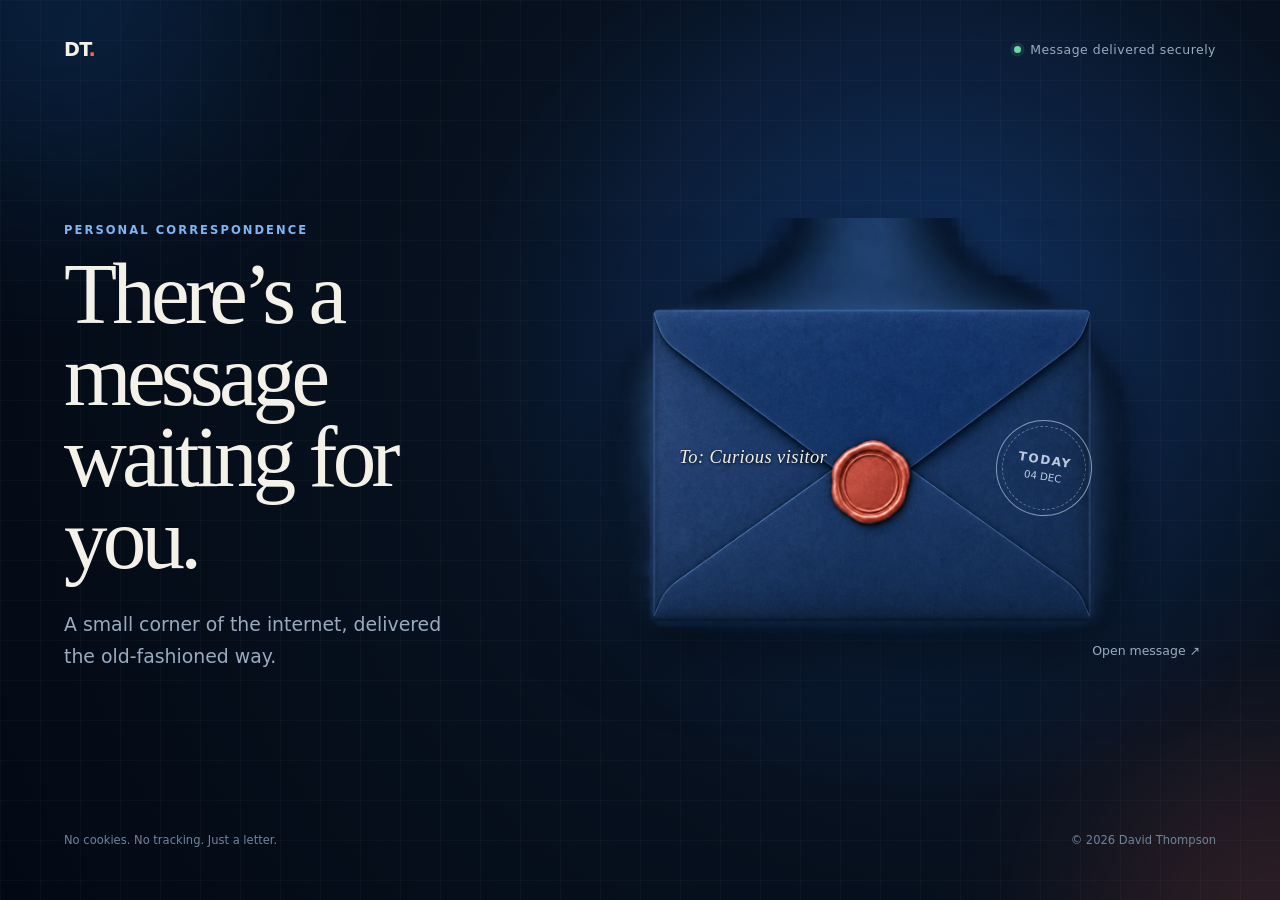
<file: apps/dsthompson.co.uk/index.htm>
<!doctype html>
<html lang="en-GB">
<head>
  <meta charset="utf-8">
  <meta name="viewport" content="width=device-width, initial-scale=1">
  <meta name="description" content="A short note from David Thompson, senior software developer.">
  <meta name="theme-color" content="#07111f">
  <meta http-equiv="Content-Security-Policy" content="default-src 'self'; img-src 'self'; style-src 'self'; script-src 'self'; base-uri 'none'; form-action 'none'; frame-ancestors 'none'; upgrade-insecure-requests">
  <title>A note from David Thompson</title>
  <link rel="stylesheet" href="styles.css">
  <script src="script.js" defer></script>
</head>
<body>
  <a class="skip-link" href="#letter">Skip to the message</a>
  <main class="stage">
    <div class="ambient ambient-one" aria-hidden="true"></div>
    <div class="ambient ambient-two" aria-hidden="true"></div>
    <header class="masthead">
      <a class="wordmark" href="/" aria-label="David Thompson home">DT<span>.</span></a>
      <p class="delivery-status"><span aria-hidden="true"></span> Message delivered securely</p>
    </header>
    <section class="mail-scene" aria-labelledby="page-title">
      <div class="intro">
        <p class="eyebrow">Personal correspondence</p>
        <h1 id="page-title">There’s a message<br>waiting for you.</h1>
        <p class="lede">A small corner of the internet, delivered the old-fashioned way.</p>
      </div>
      <div class="envelope-wrap">
        <button class="envelope-button" id="open-envelope" type="button" aria-controls="letter" aria-expanded="false">
          <img src="envelope.png" width="1536" height="1024" alt="A deep blue envelope sealed with red wax">
          <span class="recipient">To: Curious visitor</span>
          <span class="postmark" aria-label="Postmarked today"><b>TODAY</b><small id="postmark-date"></small></span>
          <span class="open-label">Open message <span aria-hidden="true">↗</span></span>
        </button>
        <article class="letter" id="letter" tabindex="-1" aria-hidden="true">
          <button class="close-letter" id="close-letter" type="button" aria-label="Close message">×</button>
          <p class="letter-date" id="letter-date"></p>
          <h2>Hi, I’m David.</h2>
          <p class="letter-copy">I’m a Senior Software Developer interested in architecture, distributed systems, and building things properly.</p>
          <p class="letter-copy">This domain mostly carries email. Since you stopped by, here’s where you can find the rest of my work.</p>
          <nav class="links" aria-label="Find David online">
            <a href="https://github.com/davidthompson" rel="me noreferrer">GitHub <span aria-hidden="true">↗</span></a>
            <a href="https://www.linkedin.com/in/david-thompson-14426a19/" rel="me noreferrer">LinkedIn <span aria-hidden="true">↗</span></a>
          </nav>
          <div class="letter-actions">
            <button class="trace-button" id="trace-button" type="button" aria-controls="mail-route" aria-expanded="false">Trace this message</button>
            <a class="reply-button" id="reply-button" href="#reply">Send a reply</a>
          </div>
          <section class="mail-route" id="mail-route" aria-hidden="true" aria-labelledby="route-title">
            <div class="route-heading">
              <div><p class="route-kicker">Message route</p><h3 id="route-title">How good email earns trust</h3></div>
              <p class="route-status">All checks passed</p>
            </div>
            <ol class="route-steps">
              <li><span>01</span><div><strong>MX lookup</strong><small>Find the receiving mail server</small></div></li>
              <li><span>02</span><div><strong>SPF</strong><small>Check the sender is permitted</small></div></li>
              <li><span>03</span><div><strong>DKIM</strong><small>Verify the signed message</small></div></li>
              <li><span>04</span><div><strong>DMARC</strong><small>Apply the domain’s policy</small></div></li>
              <li><span>05</span><div><strong>Inbox</strong><small>Deliver with confidence</small></div></li>
            </ol>
          </section>
          <footer class="signature"><span>David</span><small>Senior Software Developer · United Kingdom</small></footer>
        </article>
      </div>
    </section>
    <footer class="site-footer"><p>No cookies. No tracking. Just a letter.</p><p>© <span id="year"></span> David Thompson</p></footer>
  </main>
</body>
</html>
</file>
<file: apps/dsthompson.co.uk/styles.css>
:root{color-scheme:dark;--ink:#f4f1e8;--muted:#9aabc0;--navy:#07111f;--paper:#f4efe3;--paper-ink:#182131;--coral:#ef684f}*{box-sizing:border-box}html{scroll-behavior:smooth}body{margin:0;min-width:320px;min-height:100vh;background:var(--navy);color:var(--ink);font-family:Inter,ui-sans-serif,system-ui,-apple-system,"Segoe UI",sans-serif}button,a{font:inherit}a{color:inherit}.skip-link{position:fixed;z-index:20;top:1rem;left:1rem;padding:.75rem 1rem;background:var(--paper);color:var(--paper-ink);transform:translateY(-200%)}.skip-link:focus{transform:none}.stage{position:relative;min-height:100vh;overflow:hidden;isolation:isolate;padding:clamp(1.25rem,3vw,2.5rem) clamp(1.25rem,5vw,5rem);background:linear-gradient(rgba(255,255,255,.025) 1px,transparent 1px),linear-gradient(90deg,rgba(255,255,255,.025) 1px,transparent 1px),radial-gradient(circle at 72% 38%,#123365 0,#07111f 43%,#030914 100%);background-size:40px 40px,40px 40px,auto}.ambient{position:absolute;z-index:-1;width:24rem;height:24rem;border-radius:50%;filter:blur(90px);opacity:.17;pointer-events:none}.ambient-one{top:-12rem;left:-8rem;background:#237fea}.ambient-two{right:-12rem;bottom:-14rem;background:var(--coral)}.masthead,.site-footer{display:flex;align-items:center;justify-content:space-between;width:min(100%,86rem);margin-inline:auto}.wordmark{font-size:1.2rem;font-weight:800;letter-spacing:-.04em;text-decoration:none}.wordmark span{color:var(--coral)}.delivery-status{display:flex;align-items:center;gap:.55rem;margin:0;color:var(--muted);font-size:.78rem;letter-spacing:.04em}.delivery-status span{width:.45rem;height:.45rem;border-radius:50%;background:#71d6a4;box-shadow:0 0 0 .22rem rgba(113,214,164,.12)}.mail-scene{display:grid;grid-template-columns:minmax(16rem,.72fr) minmax(30rem,1.28fr);align-items:center;gap:clamp(2rem,6vw,7rem);width:min(100%,76rem);min-height:calc(100vh - 10rem);margin:1rem auto}.intro{transition:opacity .45s ease,transform .45s ease}.is-open .intro{opacity:.25;transform:translateX(-1.5rem)}.eyebrow,.route-kicker{margin:0 0 1rem;color:#7eb5f5;font-size:.72rem;font-weight:750;letter-spacing:.18em;text-transform:uppercase}h1{margin:0;max-width:10ch;font-family:Georgia,"Times New Roman",serif;font-size:clamp(3rem,6.8vw,6.7rem);font-weight:400;line-height:.94;letter-spacing:-.055em}.lede{max-width:31rem;margin:1.75rem 0 0;color:var(--muted);font-size:clamp(1rem,1.5vw,1.18rem);line-height:1.7}.envelope-wrap{position:relative;perspective:1200px}.envelope-button{position:relative;display:block;width:100%;padding:0;border:0;background:transparent;color:var(--ink);cursor:pointer;filter:drop-shadow(0 2rem 2rem rgba(0,0,0,.4));transition:transform .4s ease,filter .4s ease,opacity .4s ease}.envelope-button:hover{transform:translateY(-.45rem) rotateX(1deg);filter:drop-shadow(0 2.6rem 2.3rem rgba(0,0,0,.5))}.envelope-button:focus-visible{outline:3px solid #8fc2ff;outline-offset:.5rem}.envelope-button img{display:block;width:100%;height:auto}.recipient{position:absolute;top:50%;left:22%;font-family:Georgia,"Times New Roman",serif;font-size:clamp(.85rem,1.45vw,1.15rem);font-style:italic;letter-spacing:.025em;text-shadow:0 1px 3px #020714}.postmark{position:absolute;top:44%;right:18%;display:grid;place-content:center;width:clamp(4.2rem,8vw,6rem);aspect-ratio:1;border:1px solid rgba(208,224,246,.6);border-radius:50%;color:rgba(224,235,250,.82);line-height:1.1;transform:rotate(9deg)}.postmark:after{content:"";position:absolute;inset:.3rem;border:1px dashed rgba(208,224,246,.4);border-radius:50%}.postmark b{font-size:clamp(.58rem,1vw,.76rem);letter-spacing:.13em}.postmark small{margin-top:.25rem;font-size:clamp(.5rem,.8vw,.64rem)}.open-label{position:absolute;right:1rem;bottom:4%;color:var(--muted);font-size:.78rem}.envelope-button:hover .open-label{color:var(--ink)}
.letter{position:absolute;z-index:3;top:50%;left:50%;width:min(42rem,96vw);max-height:min(47rem,88vh);padding:clamp(1.6rem,4vw,3.6rem);overflow:auto;border:1px solid rgba(91,72,42,.18);border-radius:.18rem;background:linear-gradient(90deg,rgba(107,82,40,.035) 1px,transparent 1px),var(--paper);background-size:2rem 100%;color:var(--paper-ink);box-shadow:0 2rem 5rem rgba(0,0,0,.52);opacity:0;pointer-events:none;transform:translate(-50%,25%) rotateX(-8deg) scale(.82);transition:opacity .48s ease,transform .55s cubic-bezier(.22,.8,.25,1)}.is-open .envelope-button{opacity:.14;transform:translateY(7rem) scale(.92);pointer-events:none}.is-open .letter{opacity:1;pointer-events:auto;transform:translate(-50%,-50%) rotateX(0) scale(1)}.close-letter{position:absolute;top:1rem;right:1rem;width:2.6rem;height:2.6rem;border:1px solid rgba(24,33,49,.2);border-radius:50%;background:transparent;color:var(--paper-ink);font-size:1.7rem;line-height:1;cursor:pointer}.close-letter:hover,.close-letter:focus-visible{background:var(--paper-ink);color:var(--paper)}.letter-date{margin:0 0 2rem;color:#697280;font-size:.75rem;letter-spacing:.1em;text-transform:uppercase}.letter h2{margin:0 0 1.2rem;font-family:Georgia,"Times New Roman",serif;font-size:clamp(2.4rem,6vw,4.5rem);font-weight:400;letter-spacing:-.045em}.letter-copy{max-width:34rem;margin:.8rem 0;font-family:Georgia,"Times New Roman",serif;font-size:clamp(1.05rem,2vw,1.26rem);line-height:1.65}.links{display:flex;flex-wrap:wrap;gap:.65rem;margin:2rem 0}.links a{padding:.65rem .9rem;border:1px solid rgba(24,33,49,.2);border-radius:2rem;font-size:.85rem;font-weight:700;text-decoration:none}.links a:hover,.links a:focus-visible{border-color:var(--paper-ink);background:var(--paper-ink);color:var(--paper)}.letter-actions{display:flex;flex-wrap:wrap;gap:.75rem}.trace-button,.reply-button{min-height:2.9rem;padding:.8rem 1.1rem;border-radius:.2rem;font-size:.84rem;font-weight:750;cursor:pointer;text-decoration:none}.trace-button{border:1px solid var(--paper-ink);background:transparent;color:var(--paper-ink)}.reply-button{border:1px solid var(--coral);background:var(--coral);color:#1b1010}.trace-button:hover,.trace-button:focus-visible{background:var(--paper-ink);color:var(--paper)}.reply-button:hover,.reply-button:focus-visible{background:#d9513c;border-color:#d9513c}.mail-route{display:none;margin-top:2.5rem;padding-top:2rem;border-top:1px solid rgba(24,33,49,.16)}.mail-route.is-visible{display:block;animation:reveal .4s ease both}.route-heading{display:flex;align-items:flex-end;justify-content:space-between;gap:1rem}.route-kicker{margin-bottom:.35rem;color:#496b8f}.route-heading h3{margin:0;font-family:Georgia,"Times New Roman",serif;font-size:1.55rem;font-weight:400}.route-status{margin:0;color:#16704a;font-size:.75rem;font-weight:800}.route-steps{display:grid;grid-template-columns:repeat(5,1fr);gap:.5rem;margin:1.5rem 0 0;padding:0;list-style:none}.route-steps li{position:relative;padding-top:1.25rem;border-top:2px solid #3a73a8}.route-steps li:before{content:"";position:absolute;top:-.37rem;left:0;width:.62rem;height:.62rem;border-radius:50%;background:#3a73a8}.route-steps span{color:#65778a;font-size:.65rem}.route-steps div{display:grid;gap:.2rem;margin-top:.5rem}.route-steps strong{font-size:.75rem}.route-steps small{color:#697280;font-size:.68rem;line-height:1.4}.signature{display:grid;gap:.3rem;margin-top:2.4rem}.signature span{font-family:Georgia,"Times New Roman",serif;font-size:1.7rem;font-style:italic}.signature small{color:#6f7680;font-size:.7rem;letter-spacing:.06em;text-transform:uppercase}.site-footer{color:#718399;font-size:.72rem}.site-footer p{margin:0}@keyframes reveal{from{opacity:0;transform:translateY(-.6rem)}}
@media(max-width:800px){.stage{padding-bottom:1.25rem;overflow-y:auto}.mail-scene{grid-template-columns:1fr;align-content:center;gap:1.5rem;min-height:calc(100vh - 8rem)}.intro{text-align:center}h1{max-width:none;font-size:clamp(2.9rem,13vw,5.4rem)}.lede{margin-inline:auto}.envelope-wrap{width:min(100%,39rem);margin-inline:auto}.is-open .intro{opacity:0;transform:translateY(-1rem)}.letter{position:fixed;top:52%}.site-footer{margin-top:1rem}}@media(max-width:540px){.delivery-status{font-size:.68rem}.mail-scene{min-height:calc(100vh - 7rem)}.site-footer{gap:1rem;align-items:flex-end}.site-footer p:last-child{text-align:right}.letter{max-height:86vh}.route-heading{align-items:flex-start;flex-direction:column}.route-steps{grid-template-columns:1fr;gap:.8rem}.route-steps li{display:grid;grid-template-columns:2rem 1fr;padding:.2rem 0 .2rem 1rem;border-top:0;border-left:2px solid #3a73a8}.route-steps li:before{top:.4rem;left:-.37rem}.route-steps div{margin-top:0}}@media(prefers-reduced-motion:reduce){*,*:before,*:after{scroll-behavior:auto!important;animation-duration:.01ms!important;animation-iteration-count:1!important;transition-duration:.01ms!important}}
</file>
